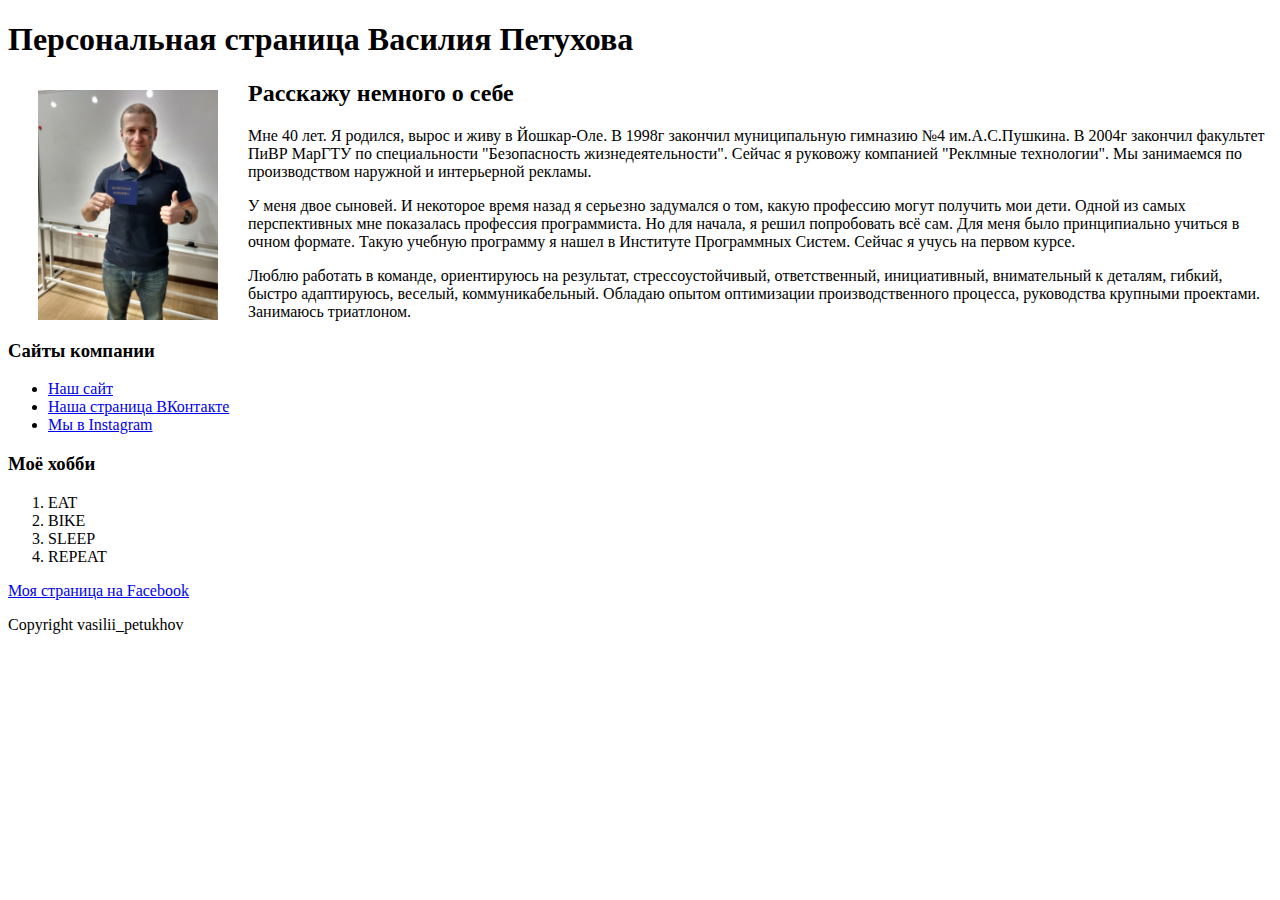
<file: lw4/index.html>
<!DOCTYPE html>
<html lang="ru">
  <head>
    <meta charset="utf-8">
    <title>Страница Василия Петухова</title>
  </head>
  <body>
    <header>
      <h1 align="left">Персональная страница Василия Петухова</h1>
    </header>
    <article>
      <img src="images/vasilii_petukhov.jpg" alt="Василий Петухов" align="left" width="180" height="230" vspace="10" hspace="30"/>
      <h2 align="left">Расскажу немного о себе</h2>
      <p align="left">
        Мне 40 лет. Я родился, вырос и живу в Йошкар-Оле. В 1998г закончил муниципальную гимназию №4 им.А.С.Пушкина.
        В 2004г закончил факультет ПиВР МарГТУ по специальности "Безопасность жизнедеятельности".
        Сейчас я руковожу компанией "Реклмные технологии". Мы занимаемся по производством наружной и интерьерной рекламы.
      </p>
      <p align="left">
        У меня двое сыновей. И некоторое время назад я серьезно задумался о том, какую профессию могут 
        получить мои дети. Одной из самых перспективных мне показалась профессия программиста. Но для начала, я решил попробовать 
        всё сам. Для меня было принципиально учиться в очном формате. Такую учебную программу я нашел в Институте Программных Систем.
        Сейчас я учусь на первом курсе.
      </p>
      <p align="left">
        Люблю работать в команде, ориентируюсь на результат, стрессоустойчивый, ответственный,
        инициативный, внимательный к деталям, гибкий, быстро адаптируюсь, веселый, коммуникабельный.
        Обладаю опытом оптимизации производственного процесса, руководства крупными проектами.
        Занимаюсь триатлоном.
      </p>
      <h3>Сайты компании</h3>
      <ul>
        <li>
          <a target="_blank" href="https://rektech12.ru">Наш сайт</a>
        </li>
        <li>
          <a target="_blank" href="https://vk.com/rektech12">Наша страница ВКонтакте</a>
        </li>
        <li>
          <a target="_blank" href="https://www.instagram.com/rektech12/">Мы в Instagram</a>
        </li>
      </ul>
      <h3>Моё хобби</h3>
      <ol>
        <li>EAT</li>
        <li>BIKE</li>
        <li>SLEEP</li>
        <li>REPEAT</li>
       </ol>
       <p>
         <a target="_blank" href="https://www.facebook.com/profile.php?id=100004555487431">Моя страница на Facebook</a>
       </p>  
    </article>
    <footer>
      Copyright vasilii_petukhov
    </footer>
  </body> 
</html>
</file>
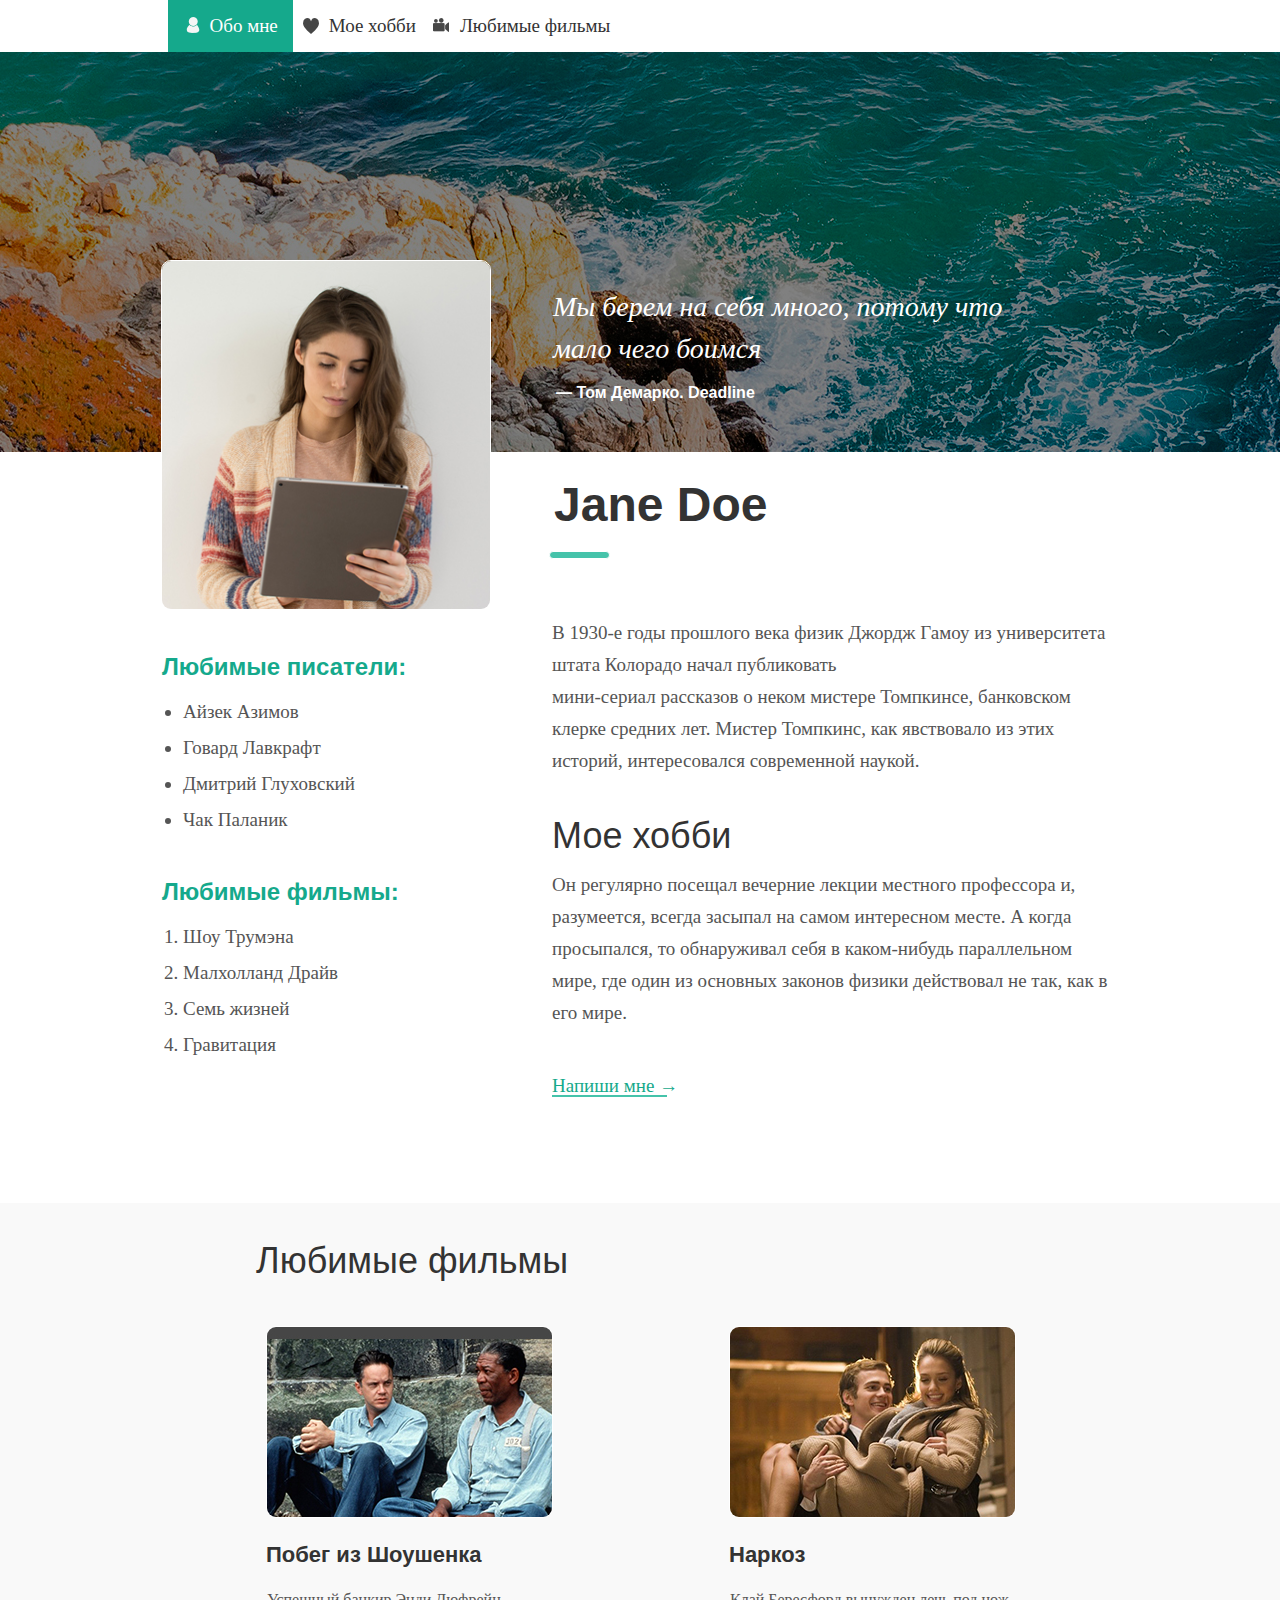
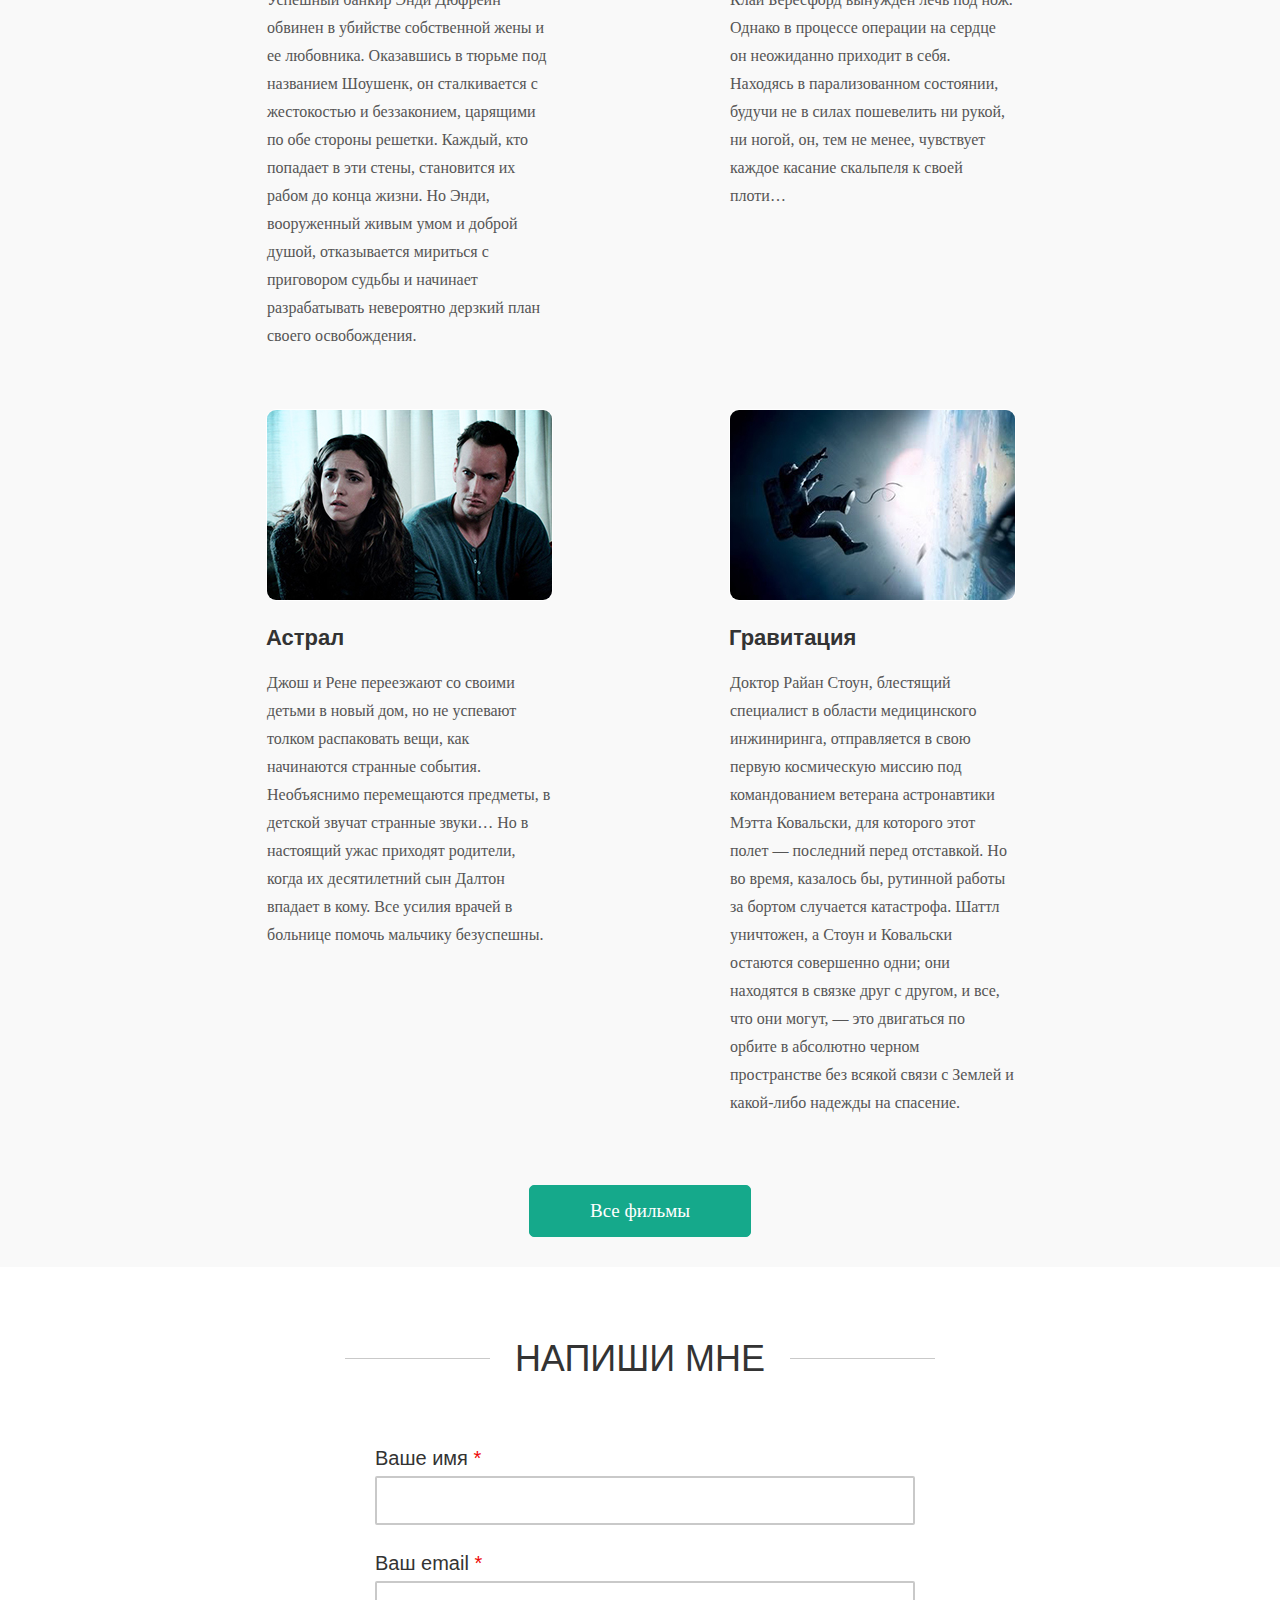
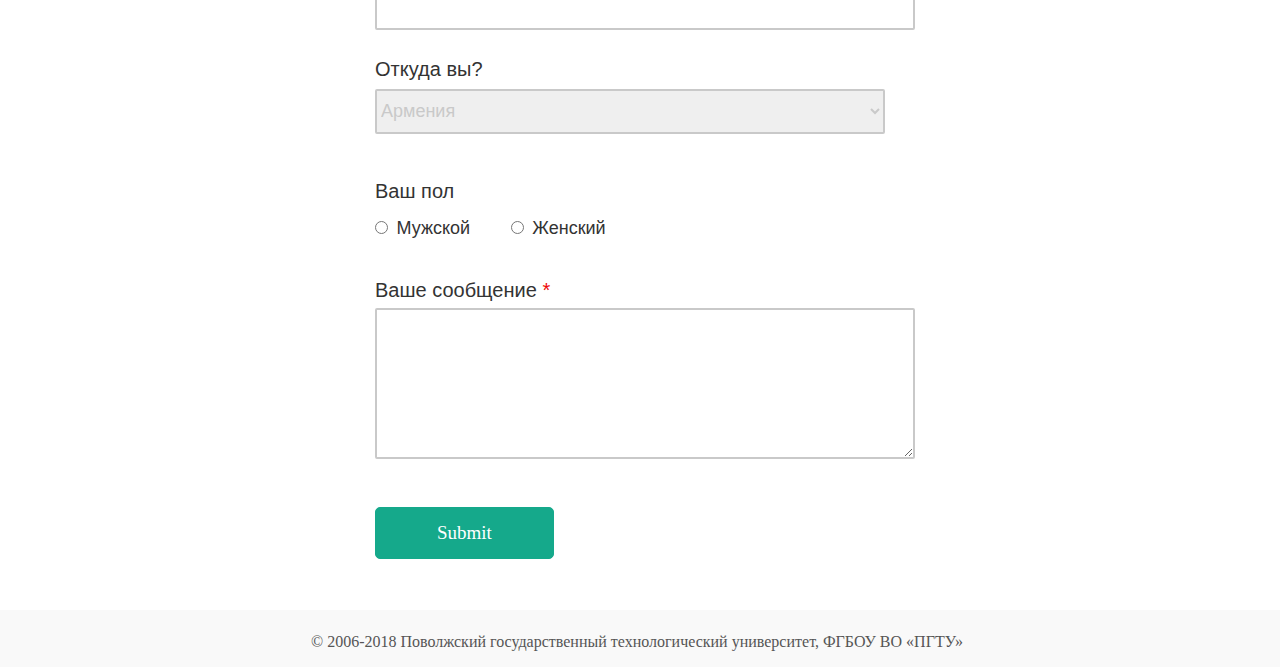
<file: lw6/index.html>
<!DOCTYPE html>
<html lang="ru">
  <head>
    <meta charset="utf-8">
    <meta name="viewport" content="width=device-width, initial-scale=1.0, user-scalable=0" />
    <title>Страница для начинающих</title>
    <link href="css/style.css" rel="stylesheet">
  </head>
  <body>
    <header class="content-center">
      <nav>
        <ul class="menu">
          <li>
            <a href="#" class="menu__item menu__item_about">
              <span class="menu__item_about-text">Обо мне</span>
            </a>
          </li>
          <li>
            <a href="#" class="menu__item menu__item_hobby">
              <span class="menu__item_hobby-text">Мое хобби</span>
            </a>
          </li>  
          <li>
            <a href="#" class="menu__item menu__item_movies">
              <span class="menu__item_movies-text">Любимые фильмы</span>
            </a> 
          </li>  
        </ul>
      </nav>
    </header>
    <div class="content-center">
      <div class="top-background"></div>  
      <div class="main-block">
        <div class="main-block-top">          
          <img class="main-block-top__image" src="images/photo_jane_doe.jpg" alt="Jane Joe"> 
          <div class="main-block-top__text">
            <div class="main-block-top__text_qoute">
              Мы берем на себя много, потому что мало чего боимся
              <span class="main-block-top__text_author">— Том Демарко. Deadline</span>
            </div>
            <h1 class="title main-block-top__title">
              Jane Doe 
            </h1>
          </div>
          <span class="clear"></span>
          <div class="main-block-description">
            <p class="main-block-description__text">
              В 1930-е годы прошлого века физик Джордж Гамоу из университета штата Колорадо начал
              публиковать <br/> мини-сериал рассказов о неком мистере Томпкинсе, банковском клерке средних лет.
              Мистер Томпкинс, как явствовало из этих историй, интересовался современной наукой. 
            </p>
            <h2 class="title main-block-description__title">
              Мое хобби
            </h2>
            <p class="main-block-description__text_hobby">
              Он регулярно посещал вечерние лекции местного профессора и, разумеется, всегда засыпал на самом интересном месте.
              А когда просыпался, то обнаруживал себя в каком-нибудь параллельном мире, где один из основных законов физики
              действовал не так, как в его мире. 
            </p>
            <a class="main-block-description__link" target="_blank" href="#">
              <span class="main-block-description__link-text">
                Напиши мне
              </span>  
            </a>
          </div>
        </div>
        <div class="main-block-sidebar">
          <div class="main-block-sidebar__favorit-writer">
            <h3 class="title main-block-sidebar__favorite-writer_title">
            Любимые писатели:
            </h3>      
            <ul class="main-block-sidebar__list">
              <li>
                Айзек Азимов
              </li>
              <li>
                Говард Лавкрафт
              </li>
              <li>
                Дмитрий Глуховский
              </li>
              <li>
                Чак Паланик
              </li>
            </ul>
          </div>  
          <div class="main-block-sidebar__favorite-movies">
            <h3 class="title main-block-sidebar__favorite-movies_title">
              Любимые фильмы:
            </h3>
            <ol class="main-block-sidebar__list">
              <li>
                Шоу Трумэна
              </li>
              <li>
                Малхолланд Драйв
              </li>
              <li>
                Семь жизней
              </li>
              <li>
                Гравитация
              </li>
            </ol>  
          </div>  
        </div>
        <span class="clear"></span>
      </div>
      <div class="movies-background">
        <div class="movies">
          <h2 class="title movies__title">
            Любимые фильмы
          </h2>
          <div class="movies__container">
            <div class="movies__item">
              <img class="movies__item-image" src="images/01_pobeg_is_shoushenka.jpg" alt="Побег из Шоушенка">  
              <h3 class="movies__item-title">
                Побег из Шоушенка
              </h3>
              <p class="movies__item-annotation">
                Успешный банкир Энди Дюфрейн обвинен в убийстве собственной жены и ее любовника.
                Оказавшись в тюрьме под названием Шоушенк, он сталкивается с жестокостью и беззаконием,
                царящими по обе стороны решетки. Каждый, кто попадает в эти стены, становится их рабом
                до конца жизни. Но Энди, вооруженный живым умом и доброй душой, отказывается мириться
                с приговором судьбы и начинает разрабатывать невероятно дерзкий план своего освобождения.
              </p>
            </div>
            <div class="movies__item">
              <img class="movies__item-image" src="images/02_narkoz.jpg" alt="Наркоз">  
              <h3 class="movies__item-title">
                Наркоз  
              </h3>
              <p class="movies__item-annotation">
                Клай Бересфорд вынужден лечь под нож. Однако в процессе операции на сердце он неожиданно
                приходит в себя. Находясь в парализованном состоянии, будучи не в силах пошевелить ни рукой,
                ни ногой, он, тем не менее, чувствует каждое касание скальпеля к своей плоти…
              </p>
            </div>
            <div class="movies__item">
              <img class="movies__item-image" src="images/03_astral.jpg" alt="Астрал">  
              <h3 class="movies__item-title">
                Астрал
              </h3>
              <p class="movies__item-annotation">
                Джош и Рене переезжают со своими детьми в новый дом, но не успевают толком распаковать вещи,
                как начинаются странные события. Необъяснимо перемещаются предметы, в детской звучат
                странные звуки… Но в настоящий ужас приходят родители, когда их десятилетний сын Далтон
                впадает в кому. Все усилия врачей в больнице помочь мальчику безуспешны.
              </p>
            </div>
            <div class="movies__item">
              <img class="movies__item-image" src="images/04_gravitziya.jpg" alt="Гравитация">  
              <h3 class="movies__item-title">
                Гравитация
              </h3>
              <p class="movies__item-annotation">
                Доктор Райан Стоун, блестящий специалист в области медицинского инжиниринга, отправляется в свою
                первую космическую миссию под командованием ветерана астронавтики Мэтта Ковальски, для которого
                этот полет — последний перед отставкой. Но во время, казалось бы, рутинной работы за бортом случается
                катастрофа. 
                Шаттл уничтожен, а Стоун и Ковальски остаются совершенно одни; они находятся в связке друг с другом,
                и все, что они могут, — это двигаться по орбите в абсолютно черном пространстве без всякой связи с Землей
                и какой-либо надежды на спасение. 
              </p>
            </div>
          </div> 
          <a class="button movies__button" href="">
            <span class="movies__button-text">Все фильмы</span>
          </a>
        </div>
      </div>

     <form class="form" action="#" name="feedback">
       <h2 class="form__title">НАПИШИ МНЕ</h2>
       <div class="form__container">
         <div class="form__item-title form__item-title_name">Ваше имя <span class="colortext">*</span><br>
          <input class="form__item" name="name" type="text">
         </div>
         <div class="form__item-title form__item-title_email">Ваш email <span class="colortext">*</span><br>
          <input class="form__item" name="email" type="text">
         </div>
    
         <div class="form__item-title form__item-title_from">Откуда вы?<br>
           <select class="form__item form__country">
             <option class="form__country-item" value="Armenia">Армения</option>
             <option class="form__country-item" value="Germany">Германия</option>
             <option class="form__country-item" value="Chine">Китай</option>
             <option class="form__country-item" value="Russia">Россия</option>
             <option class="form__country-item" value="Ukrain">Украина</option>
           </select>
         </div>
         <div class="form__item-title form__item-title_gender">Ваш пол<br>
           <input class="form__gender-item" name="gender" type="radio" id="genderMale" value="male" />
           <label class="form__gender-item-text" for="genderMale">Мужской</label>
    
           <input class="form__gender-item form__gender-item_female" name="gender" type="radio" id="genderFemale" value="female" />
           <label class="form__gender-item-text" for="genderFemale">Женский</label>
          </div>  
    
         <div class="form__item-title form__item-title_message">Ваше сообщение <span class="colortext">*</span><br>
          <textarea class="form__item form__message" name="message" cols="42" rows="5"></textarea>
         </div>      
         <div><input class="form__button" type="submit"></div>
       </div>
      </form>
    </div>


   <footer class="footer">
      <p class="footer__text">© 2006-2018 Поволжский государственный технологический университет, ФГБОУ ВО «ПГТУ»</p>
   </footer>
  </body>
</file>
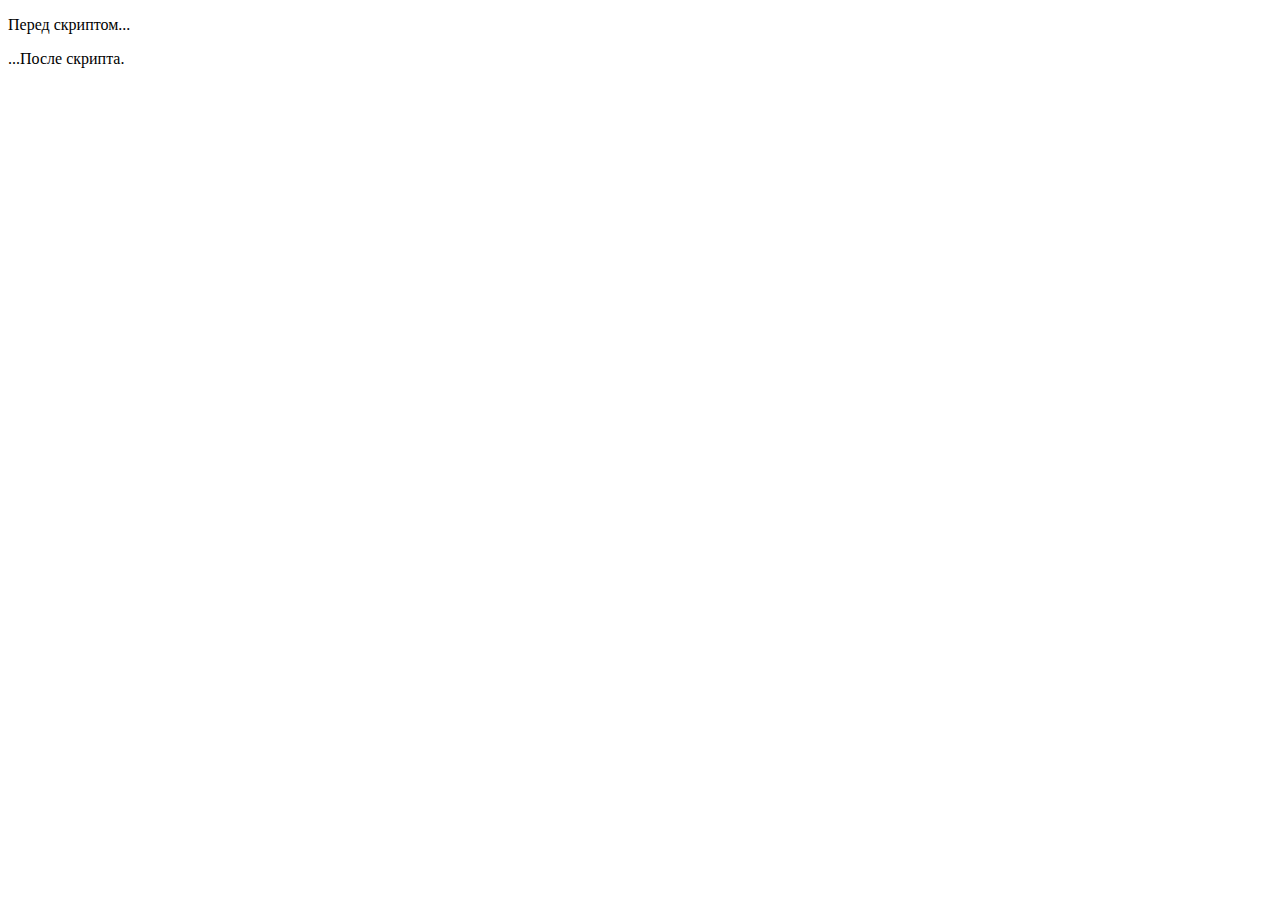
<file: lw8/index.html>
<!DOCTYPE HTML>
<html>

<body>

  <p>Перед скриптом...</p>

  <script src="js/isPrimeNumber.js" defer></script>
  <script src="js/polandCalc.js" defer></script>

    
  <p>...После скрипта.</p>

</body>

</html>
</file>
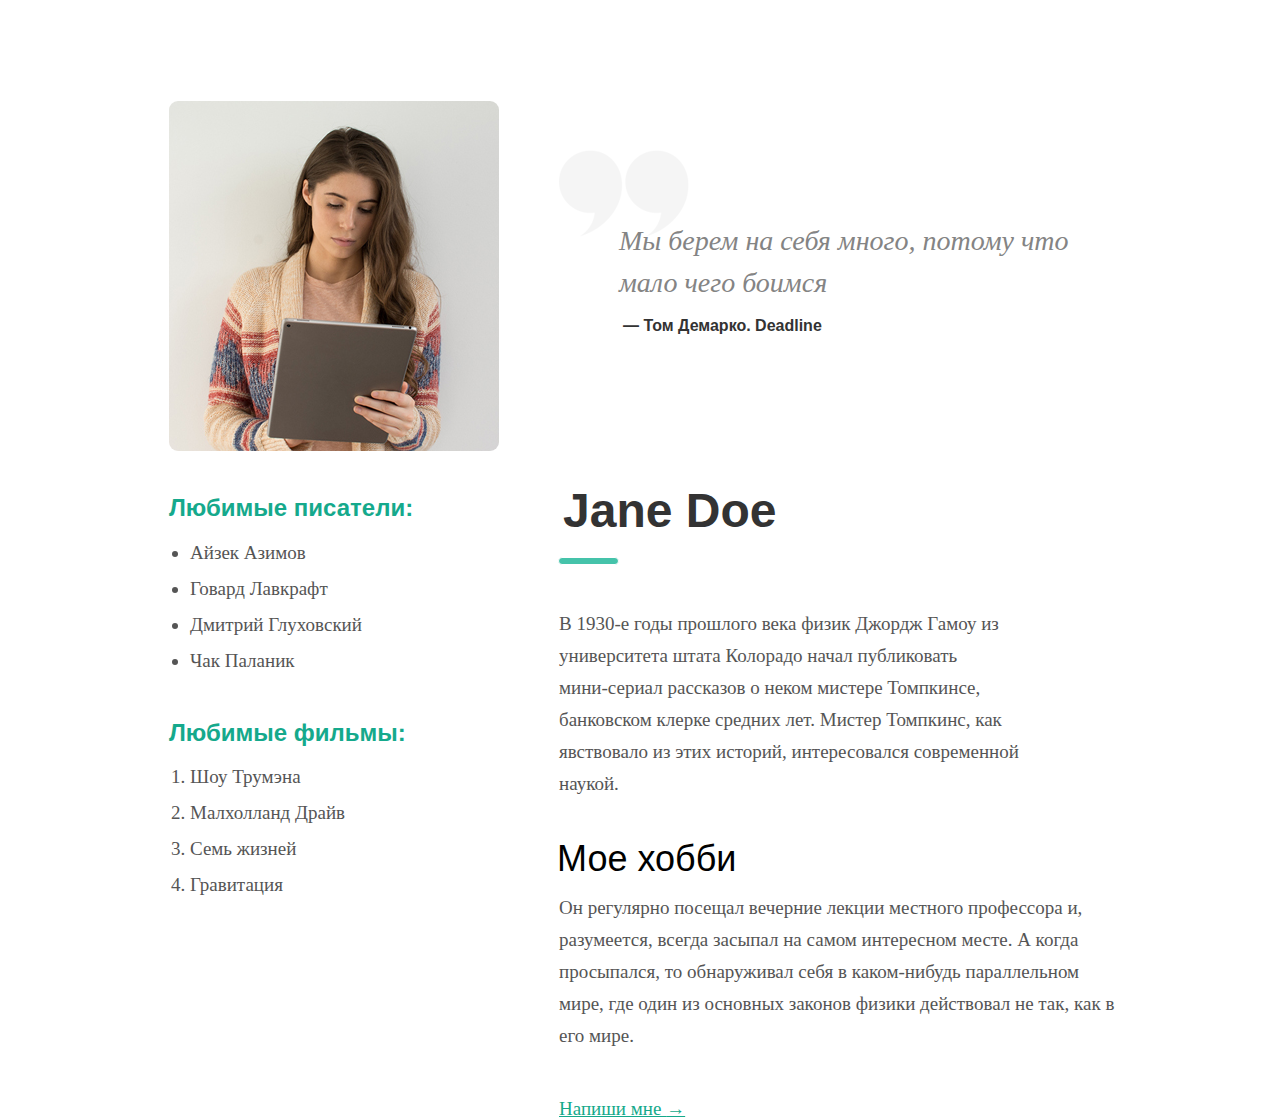
<file: lw5/part_1/index.html>
<!DOCTYPE html>
<html lang="ru">
  <head>
    <meta charset="utf-8">
    <title>Страница для начинающих</title>
    <link href="css/style.css" rel="stylesheet">
  </head>
  <body>
    <div class="photo">
      <img src="images/photo_jane_doe.jpg" alt="Jane Joe" />  
    </div>
    
    <div class="quote">
      <p class="quote__text">Мы берем на себя много, потому что мало чего боимся</p>
      <p class="quote__author">— Том Демарко. Deadline</p>
    </div>
    <div class="clear"></div>
     
    <div class="sidebar">
      <h3 class="sidebar__title_favorite-writer">
        Любимые писатели:
      </h3>      
      <ul class="sidebar__list">
        <li>
          Айзек Азимов
        </li>
        <li>
          Говард Лавкрафт
        </li>
        <li>
          Дмитрий Глуховский
        </li>
        <li>
          Чак Паланик
        </li>
      </ul>
      
      <h3 class="sidebar__title_favorite-movies">
        Любимые фильмы:
      </h3>
      <ol class="sidebar__list">
        <li>
          Шоу Трумэна
        </li>
        <li>
          Малхолланд Драйв
        </li>
        <li>
          Семь жизней
        </li>
        <li>
          Гравитация
        </li>
      </ol>
    </div>    
    
    <div class="main-content">
      <h1 class=main-content__title>
        Jane Doe 
      </h1>
      <p class="main-content__text">
        В 1930-е годы прошлого века физик Джордж Гамоу из университета штата Колорадо начал
        публиковать <br/> мини-сериал рассказов о неком мистере Томпкинсе, банковском клерке средних лет.
        Мистер Томпкинс, как явствовало из этих историй, интересовался современной наукой. 
      </p>
      <h2 class="main-content__title_regular">
        Мое хобби
      </h2>
      <p class="main-content__text_hobby">
        Он регулярно посещал вечерние лекции местного профессора и, разумеется, всегда засыпал на самом интересном месте.
        А когда просыпался, то обнаруживал себя в каком-нибудь параллельном мире, где один из основных законов физики
        действовал не так, как в его мире. 
      </p>
      <a class="text__link" target="_blank" href="#">
        Напиши мне
      </a>
    </div>
    <div class="clear"></div>

  </body> 
</html>
</file>
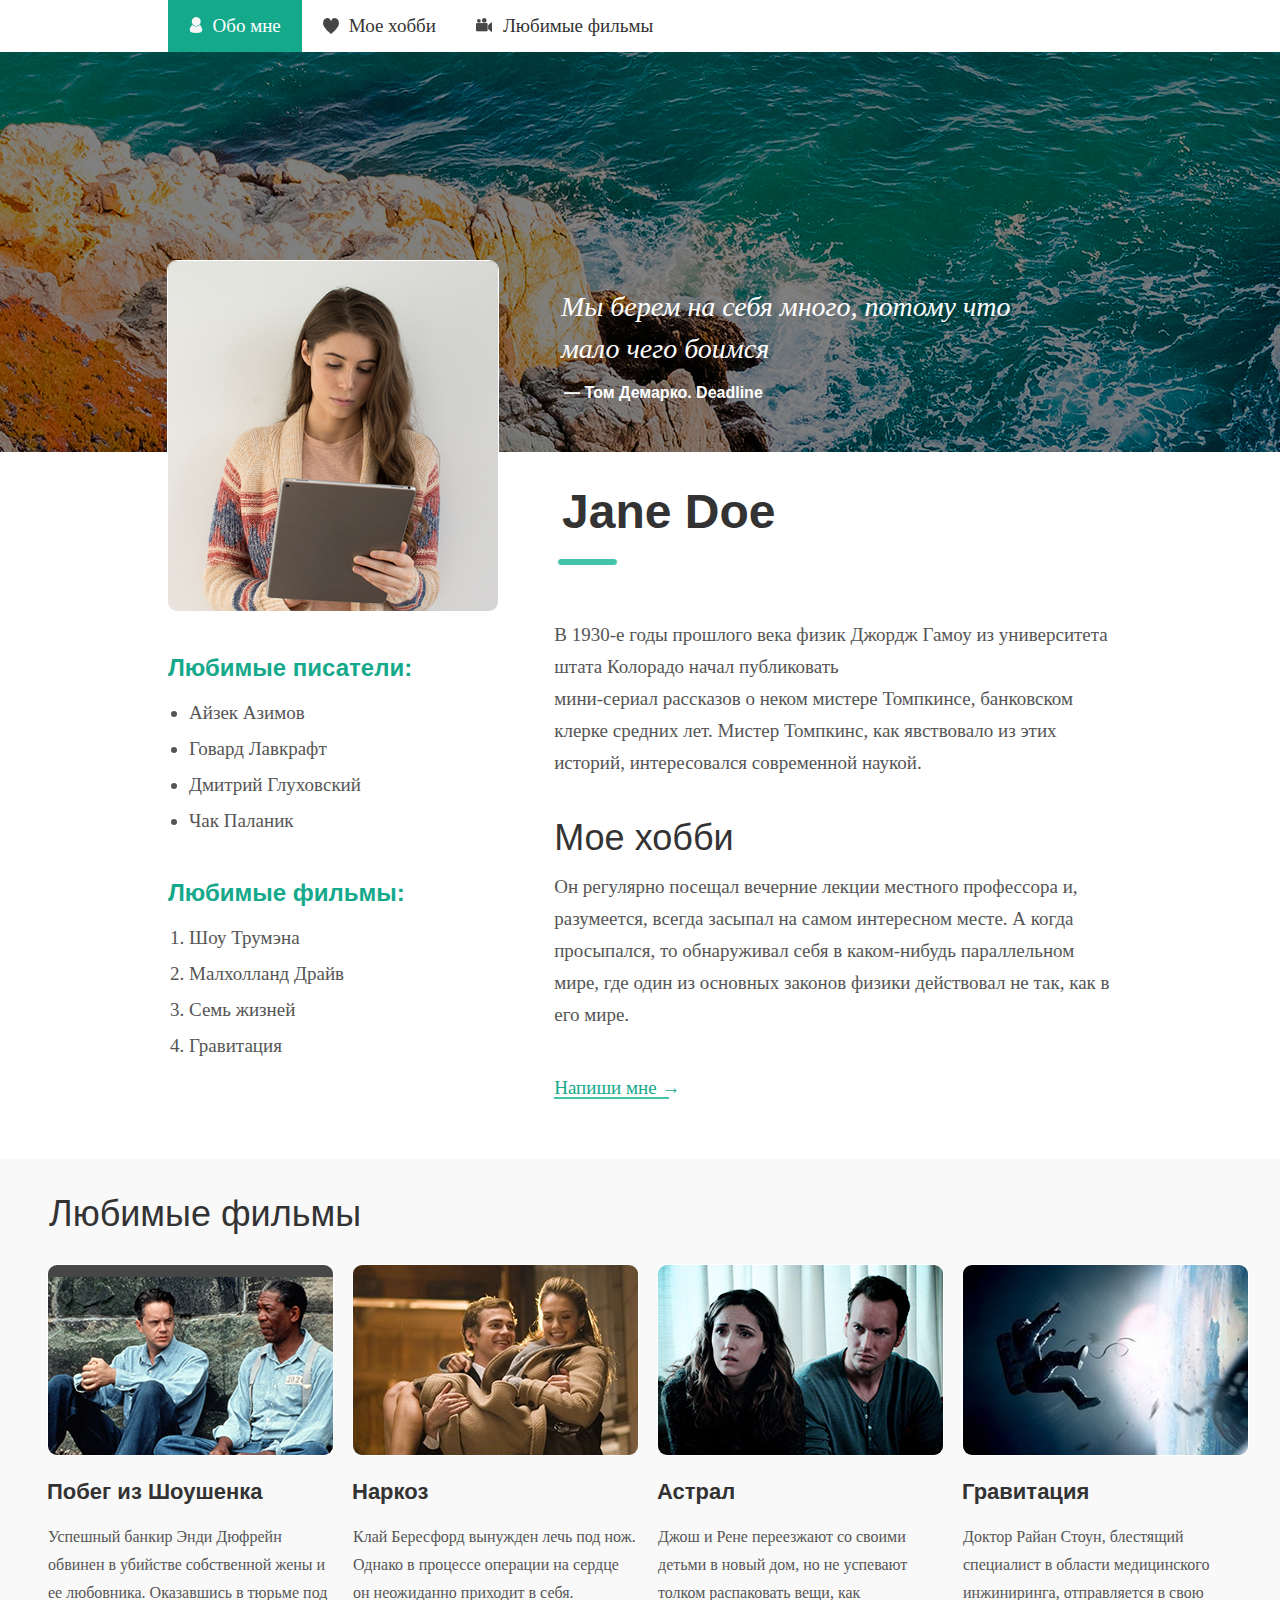
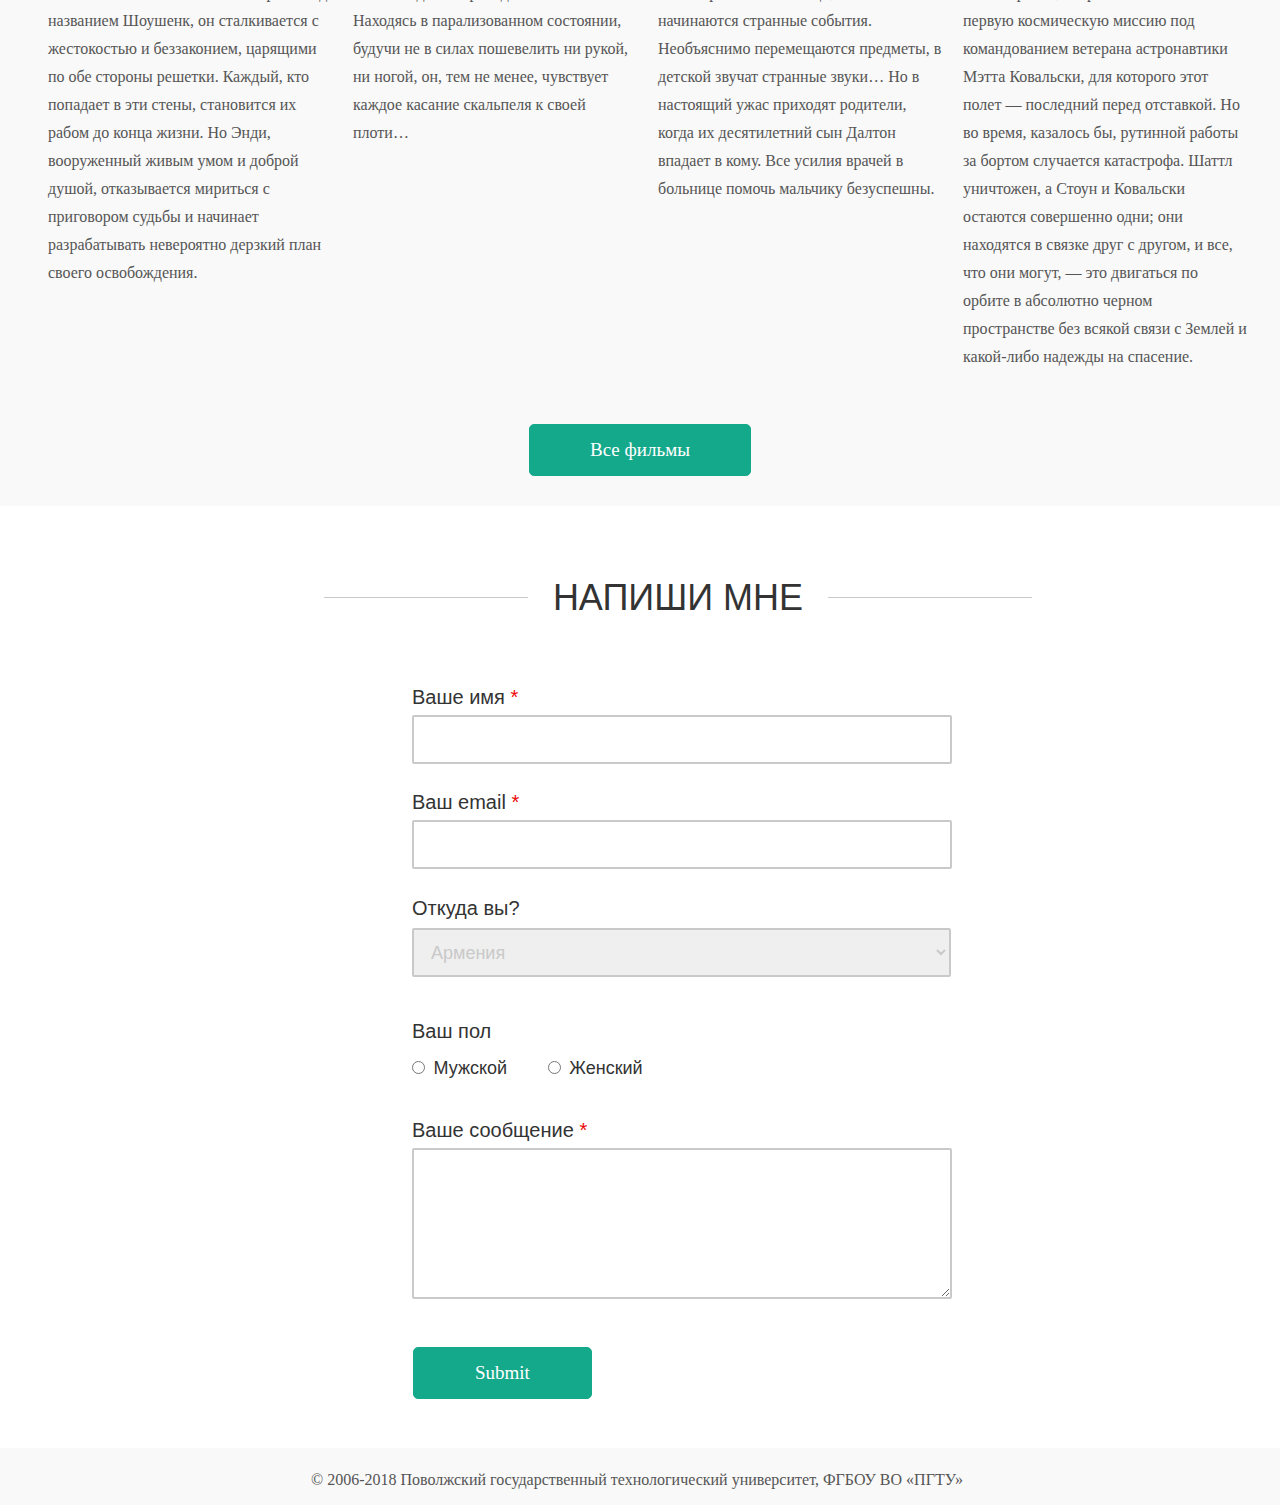
<file: lw5/part_2/index.html>
<!DOCTYPE html>
<html lang="ru">
  <head>
    <meta charset="utf-8">
    <title>Страница для начинающих</title>
    <link href="css/style.css" rel="stylesheet">
  </head>
  <body>
    <header class="content-center">
      <nav>
        <ul class="menu">
          <li>
            <a href="#" class="menu__item menu__item_about">
              <span class="menu__item_about-text">Обо мне</span>
            </a>
          </li>
          <li>
            <a href="#" class="menu__item menu__item_hobby">
              <span class="menu__item_hobby-text">Мое хобби</span>
            </a>
          </li>  
          <li>
            <a href="#" class="menu__item menu__item_movies">
              <span class="menu__item_movies-text">Любимые фильмы</span>
            </a> 
          </li>  
        </ul>
      </nav>
    </header>
    <div class="content-center">
      <div class="top-background"></div>  
      <div class="main-block">
        <div class="main-block-top">          
          <img class="main-block-top__image" src="images/photo_jane_doe.jpg" alt="Jane Joe"> 
          <div class="main-block-top__text">
            <p class="main-block-top__text_qoute">
              Мы берем на себя много, потому что мало чего боимся
            </p>
            <span class="main-block-top__text_author">— Том Демарко. Deadline</span>
            <h1 class="title main-block-top__title">
              Jane Doe 
            </h1>
          </div>
          <span class="clear"></span>
        </div>
        <div class="main-block-sidebar">
          <h3 class="title main-block-sidebar__title_favorite-writer">
            Любимые писатели:
          </h3>      
            <ul class="main-block-sidebar__list">
              <li>
                Айзек Азимов
              </li>
              <li>
                Говард Лавкрафт
              </li>
              <li>
                Дмитрий Глуховский
              </li>
              <li>
                Чак Паланик
              </li>
            </ul>
          <h3 class="title main-block-sidebar__title_favorite-movies">
            Любимые фильмы:
          </h3>
            <ol class="main-block-sidebar__list">
              <li>
                Шоу Трумэна
              </li>
              <li>
                Малхолланд Драйв
              </li>
              <li>
                Семь жизней
              </li>
              <li>
                Гравитация
              </li>
            </ol>  
        </div>
        <div class="main-block-description">
          <p class="main-block-description__text">
            В 1930-е годы прошлого века физик Джордж Гамоу из университета штата Колорадо начал
            публиковать <br/> мини-сериал рассказов о неком мистере Томпкинсе, банковском клерке средних лет.
            Мистер Томпкинс, как явствовало из этих историй, интересовался современной наукой. 
          </p>
          <h2 class="title main-block-description__title">
            Мое хобби
          </h2>
          <p class="main-block-description__text_hobby">
            Он регулярно посещал вечерние лекции местного профессора и, разумеется, всегда засыпал на самом интересном месте.
            А когда просыпался, то обнаруживал себя в каком-нибудь параллельном мире, где один из основных законов физики
            действовал не так, как в его мире. 
          </p>
          <a class="main-block-description__link" target="_blank" href="#">
            <span class="main-block-description__link-text">
              Напиши мне
            </span>  
          </a>

        </div>
        <span class="clear"></span>

      </div>

      <div class="movies-background">
        <div class="movies">
          <h2 class="title movies__title">
            Любимые фильмы
          </h2>
          <div class="movies__container">
            <div class="movies__item">
              <img class="movies__item-image" src="images/01_pobeg_is_shoushenka.jpg" alt="Побег из Шоушенка">  
              <h3 class="movies__item-title">
                Побег из Шоушенка
              </h3>
              <p class="movies__item-annotation">
                Успешный банкир Энди Дюфрейн обвинен в убийстве собственной жены и ее любовника.
                Оказавшись в тюрьме под названием Шоушенк, он сталкивается с жестокостью и беззаконием,
                царящими по обе стороны решетки. Каждый, кто попадает в эти стены, становится их рабом
                до конца жизни. Но Энди, вооруженный живым умом и доброй душой, отказывается мириться
                с приговором судьбы и начинает разрабатывать невероятно дерзкий план своего освобождения.
              </p>
            </div>
            <div class="movies__item">
              <img class="movies__item-image" src="images/02_narkoz.jpg" alt="Наркоз">  
              <h3 class="movies__item-title">
                Наркоз  
              </h3>
              <p class="movies__item-annotation">
                Клай Бересфорд вынужден лечь под нож. Однако в процессе операции на сердце он неожиданно
                приходит в себя. Находясь в парализованном состоянии, будучи не в силах пошевелить ни рукой,
                ни ногой, он, тем не менее, чувствует каждое касание скальпеля к своей плоти…
              </p>
            </div>
            <div class="movies__item">
              <img class="movies__item-image" src="images/03_astral.jpg" alt="Астрал">  
              <h3 class="movies__item-title">
                Астрал
              </h3>
              <p class="movies__item-annotation">
                Джош и Рене переезжают со своими детьми в новый дом, но не успевают толком распаковать вещи,
                как начинаются странные события. Необъяснимо перемещаются предметы, в детской звучат
                странные звуки… Но в настоящий ужас приходят родители, когда их десятилетний сын Далтон
                впадает в кому. Все усилия врачей в больнице помочь мальчику безуспешны.
              </p>
            </div>
            <div class="movies__item">
              <img class="movies__item-image" src="images/04_gravitziya.jpg" alt="Гравитация">  
              <h3 class="movies__item-title">
                Гравитация
              </h3>
              <p class="movies__item-annotation">
                Доктор Райан Стоун, блестящий специалист в области медицинского инжиниринга, отправляется в свою
                первую космическую миссию под командованием ветерана астронавтики Мэтта Ковальски, для которого
                этот полет — последний перед отставкой. Но во время, казалось бы, рутинной работы за бортом случается
                катастрофа. 
                Шаттл уничтожен, а Стоун и Ковальски остаются совершенно одни; они находятся в связке друг с другом,
                и все, что они могут, — это двигаться по орбите в абсолютно черном пространстве без всякой связи с Землей
                и какой-либо надежды на спасение. 
              </p>
            </div>
          </div> 
          <a class="button movies__button" href="">
            <span class="movies__button-text">Все фильмы</span>
          </a>
        </div>
      </div>

    <form class="form" action="#" name="feedback">
      <h2 class="form__title">НАПИШИ МНЕ</h2>
      <div class="form__item-title form__item-title_name">Ваше имя <span class="colortext">*</span><br>
        <input class="form__item" name="name" type="text">
      </div>
      <div class="form__item-title form__item-title_email">Ваш email <span class="colortext">*</span><br>
        <input class="form__item" name="email" type="text">
      </div>
  
      <div class="form__item-title form__item-title_from">Откуда вы?<br>
        <select class="form__item form__country">
          <option class="form__country-item" value="Armenia">Армения</option>
          <option class="form__country-item" value="Germany">Германия</option>
          <option class="form__country-item" value="Chine">Китай</option>
          <option class="form__country-item" value="Russia">Россия</option>
          <option class="form__country-item" value="Ukrain">Украина</option>
        </select>
        <div class="form__item-title form__item-title_gender">Ваш пол<br>
          <input class="form__gender-item" name="gender" type="radio" id="genderMale" value="male" />
          <label class="form__gender-item-text" for="genderMale">Мужской</label>
  
          <input class="form__gender-item form__gender-item_female" name="gender" type="radio" id="genderFemale" value="female" />
          <label class="form__gender-item-text" for="genderFemale">Женский</label>
  
        </div>
      </div>  
  
      <div class="form__item-title form__item-title_message">Ваше сообщение <span class="colortext">*</span><br>
        <textarea class="form__item form__message" name="message" cols="42" rows="5"></textarea>
      </div>      
      <div><input class="form__button" type="submit"></div>
    </form>


   <footer class="footer">
      <p class="footer__text">© 2006-2018 Поволжский государственный технологический университет, ФГБОУ ВО «ПГТУ»</p>
   </footer>
  </body>
</file>
<file: lw6/css/style.css>
* 
{
    margin: 0;
    padding: 0;
}

@import url('../fonts/Open_Sans/css2?family=Open+Sans');

.content-center
{    
    width: 100%;
    margin: 0 auto;
    box-sizing: border-box;
    /*padding: 0 2px;*/
}

.menu
{
    width: 100%;    
    margin: 0 auto 0; 
    list-style: none;
    display: flex;
    flex-direction: column;
    text-align: center;
}

.menu__item
{
    display: block;
    text-align: center;
    text-decoration: none;
    color: #333333;
    font: 19px Georgia, serif;
}

.menu__item_about
{
    color: #ffffff;
    text-align: center;
    padding: 15px 21px 15px 17px;
    background-color: #15a98c;
}

.menu__item_about-text
{
    margin: 0 0 0 12px;
}

.menu__item_hobby
{
    padding: 15px 18px 15px 19px;
    background-color: #27b89b;
}

.menu__item_hobby-text
{
    margin: 0 0 0 12px;
}

.menu__item_movies
{
    padding: 15px 20px 15px 21px;
    background-color: #40cfb3;
}

.menu__item_movies-text
{
    margin: 0 0 0 12px;
}

.menu__item_about-text::before
{
    position: relative;
    top: 1px;
    left: -9px;
    content: url(../images/about_me_icon.png);
}

.menu__item_hobby-text::before
{
    position: relative;
    top: 2px;
    left: -10px;
    content: url(../images/hobby_icon.png);
}

.menu__item_movies-text::before
{
    position: relative;
    top: 1px;
    left: -11px;
    content: url(../images/video_icon.png);
}

.link
{
    background: #ee0707;
    margin: 0 0 0 100px;
    padding: 20px;
    display: inline-block;
    text-decoration: none;    
}

.top-background
{
    width: 100%;
    padding: 200px 0;
    background-color: #848484;
    background-image: url(../images/top_background.jpg);
}

.main-block
{
    max-width: 479px;
    margin: -375px auto 0 auto;
}

.main-block-top
{
    /*margin: 0 auto;*/
    margin: 0 10px;
}

.main-block-top__image
{
    display: block;
    box-sizing: border-box;
    max-width: 330px;
    width: 100%;
    /*max-height: 350px;*/
    margin: 0 auto;
    border: 1px solid white;
    border-radius: 10px;
    float: none;
}

.main-block-top__text
{
    display: flex;
    flex-direction: column-reverse;
    margin: 25px 0 0 0;
    /*margin: 25px auto 0 auto;*/
    max-width: 480px;
    color: #333;
    float: none;
}

.main-block-top__text_qoute
{
    max-width: 329px;
    /* margin: 0 auto; */
    font: 28px/42px Georgia, serif;
    font-style: italic;
}

.main-block-top__text_author
{
    display: block;
    margin: 12px 0 0 0px;
    font: 600 16px/22px 'Open Sans', sans-serif; 
}

.title
{
    font-family: 'Open Sans', sans-serif;
    color: #333333;
}

.main-block-top__title
{
/*    text-align: center;*/
    margin: 25px 0 0 0;
    /*margin: 10px auto;*/
    color: #333333;
    font: 700 48px 'Open Sans', sans-serif;
}

.main-block-top__title::after
{
    content: '';
    display: block;
    width: 100px;
    height: 6px;
    border: 1px solid white;
    border-radius: 5px;
    background-color: #45c3aa;
    margin: 10px 0 0 0;
    /*margin: 19px auto;*/
}

.main-block-sidebar
{
    display: flex;
    flex-direction: column;

    max-width: 249px;
    /*width: 98%;*/
    margin: 0 10px;
}

.main-block-sidebar__favorite-writer_title
{
    margin: 20px auto 0 auto;
    color: #15a98c;
    font: 600 24px 'Open Sans', sans-serif;
}

.main-block-sidebar__favorite-movies_title
{
    margin: 20px auto 0 auto;
    color: #15a98c;
    font: 600 24px 'Open Sans', sans-serif;
}

.main-block-sidebar__list
{
    margin: 13px 0 0 0;
    padding: 0 0 0 22px;;
    color: #555555;
    font: 19px/36px Georgia, serif;
}

.main-block-description
{
    max-width: 460px;
    float: none;
    margin: 0 auto;
}

.main-block-description__text
{    
    width: 98%;
    color: #555555;
    font: 19px/32px Georgia, serif;
    margin: 7px auto;
}

.main-block-description__title
{
    /*text-align: center;*/
    margin: 4px 0 0 0;
    font: 400 36px 'Open Sans', sans-serif;
}

.main-block-description__text_hobby
{
    width: 98%;
    color: #555555;
    font: 19px/32px Georgia, serif;    
}

.main-block-description__link
{
    max-width: 140px;
    display: block;
    margin: 10px auto;
    text-decoration: none;
    color: #15a98b;
    font: 19px Georgia, serif;
}

.main-block-description__link::after
{
    content: '';
    display: block;
    width: 115px;
    height: 2px;
    background-color: #45c3aa;
    margin: -2px 0 0 0;
}

.main-block-description__link-text::after
{
    content: '\2192';
}

.movies-background
{
    margin: 0 auto;
    width: 100%;
    padding: 1px 0 30px 0;
    background-color: #f9f9f9;
}

.movies
{
    width: 100%;
    margin: 10px auto;
}

.movies__title
{
    text-align: center;
    margin: 0 auto;
    font-weight: 400; 
    font-size: 36px;
}

.movies__container
{
    display: flex;
    justify-content: space-between;
    flex-direction: column;
    width: 100%;
    margin: 0 auto;
}

.movies__item
{
    /*width: 100%; 
    margin: 15px 10px 15px 10px;*/
    padding: 15px 10px;
}

.movies__item-image
{
    display: block;
    margin: 0 auto;
    max-width: 285px;
    max-height: 190px;
    border: 1px solid white;
    border-radius: 10px;    
}

.movies__item-title
{
    text-align: center;
    margin: 19px auto;
    color: #333333;
    font: 700 22px 'Open Sans', sans-serif;
}

.movies__item-annotation
{    
    color: #555555;
    font: 19px/32px Georgia, serif;
    margin: 18px 0 0 1px;
}

.movies__button
{
    display: block;
    margin: 20px  auto 0 auto;
    max-width: 110px;
    padding: 14px 55px;
    background-color: #15a98b;
    border: 1px solid #15a98b;
    border-radius: 5px;
    text-align: center;
    text-decoration: none;
}

.movies__button-text
{
    color: white;
    font: 19px Georgia;
}

.form
{
    margin: 10px auto;
}

.form__title
{
    text-align: center;
    vertical-align: middle;    
    color: #333333;    
    font: 300 36px 'Open Sans', sans-serif;
}



.form__container
{
    max-width: 100%;
    display: flex;
    flex-direction: column;    
    padding: 0 10px 0 10px;
}

.form__item-title
{
    width: 100%;
    color: #333333;
    font: 400 20px 'Open Sans', sans-serif;
    margin: 10px auto;
}

.form__item
{    
    width: 99%;
    height: 45px;
    border: 2px solid #c9c9c9;
    border-radius: 2px;
    outline: none; 
    margin: 6px auto;    
    color: #c9c9c9;
    font: 300 16px 'Open Sans', sans-serif;       
}

.form__country
{
    width: 100%;
    height: 49px;
    margin: 8px auto;
    font-size: 18px;
}

.form__item:focus
{
    border-color: #15a98b;
}

.form__gender-item
{
    margin: 18px 0 0 0;
}

.form__gender-item_female
{
    margin: 0 0 0 35px;
}

.form__gender-item-text
{
    font-size: 18px;
    margin: 0 0 0 3px;
}

.form__item-title_message
{
    margin: 0 auto;
}

.form__message
{
    width: 93%;
    height: 240px;
    padding: 13px 13px;
}

.colortext
{
    color: #ee0707;
}

.form__button
{    
    margin: 43px auto;
    padding: 14px 61px;
    background-color: #15a98b;
    border: 1px solid #15a98b;
    border-radius: 5px;
    color: #ffffff;
    font: 19px Georgia;
}

.footer
{    
    margin: 0 auto;
    padding: 23px 0 16px 0;
    background-color: #f9f9f9;
    text-align: center;
}

.footer__text
{
    margin: 0 6px 0 0;
    color: #555555;
    font: 16px Georgia;
}

@media screen and (min-width: 480px)
{

    .menu
    {
        max-width: 945px;
        flex-direction: row;
        justify-content: center;
        text-align: right;
    }

     .menu__item_about
    {
       padding: 15px 15px 15px 14px;    
    }

    .menu__item_hobby
    {
        padding: 15px 8px 15px 8px;
        background-color: white;
    }

    .menu__item_movies
    {
       padding: 15px 8px 15px 8px;
       background-color: white;
    }
   
    .main-block
    {
        max-width: 768px;
        margin: -375px auto 0 auto;
    }    

    .main-block-top__text
    {
        margin: 26px auto;
        max-width: 505px;     
    }

    .main-block-top__text_qoute
    {
        max-width: 505px;
        /*margin: 0 8px;    */
    }

    .main-block-top__text_author
    {
        margin: 12px 0 0 0;      
    }    

    .main-block-top__title
    {
        margin: 20px 0 0 1px;
        color: #333333;
        font: 700 48px 'Open Sans', sans-serif;
    }

    .main-block-top__title::after
    {
        margin: 10px 0 0 0;
    }

    .main-block-sidebar
    {
        flex-direction: row;
        justify-content: space-evenly;
        max-width: 760px;
        margin: 0 15px;
    }

    .main-block-sidebar__favorite-writer_title
    {        
        color: #15a98c;
        font: 600 24px 'Open Sans', sans-serif;
    }

    .main-block-sidebar__favorite-movies_title
    {        
        color: #15a98c;
        font: 600 24px 'Open Sans', sans-serif;
    }

    .main-block-sidebar__list
    {
        margin: 0 auto;      
    }

    .main-block-description
    {
        max-width: 767px;     
    }

    .main-block-description__text
    {       
        margin: 10px auto 0;
    }

    .main-block-description__title
    {
        margin: 24px 0 0 6px;        
    }

    .main-block-description__text_hobby
    {       
        margin: 10px auto 0;
    }   

    .movies__container
    {
        flex-direction: row;
        flex-wrap: wrap;
        justify-content: space-evenly;   
        max-width: 768px;   
    }

    .form
    {
        max-width: 550px; 
    }

    .form__title::before
{
    position: relative;
    content: '';
    display: inline-block;
    width: 110px;
    height: 1px;
    background-color: #c9c9c9;
    vertical-align: middle;
    text-align: left;
    left: -25px;
    top: -3px;
}

.form__title::after
{
    position: relative;
    content: '';
    display: inline-block;
    width: 110px;
    height: 1px;
    background-color: #c9c9c9;
    vertical-align: middle;
    text-align: right;
    right: -25px;
    top: -3px;
}

@media screen and (min-width: 768px)
{  
    .form__title::before
    {
        width: 145px;
    }
    
    .form__title::after
    {
        width: 145px;
    }
}

@media screen and (min-width: 1024px)
{
    .menu
    {
        justify-content: flex-start;
    }

    .main-block
    {
        max-width: 1000px;
        margin: -192px auto 0 auto;
    }

    .main-block-top
    {
        margin: 0 0 0 21px;
    }

    .main-block-top__image
    {
        float: left;
    }

    .main-block-top__text
    {
        flex-direction: column;       
        margin: 26px 0 0 62px;
        max-width: 505px;
        color: #fff;
        float: left;
    }

    .main-block-top__text_author
    {    
        margin: 12px 0 0 3px;    
    }   

    .main-block-top__title
    {
        text-align: left;
        margin: 73px 0 0 1px;    
    }

    .main-block-top__title::after
    {
        width: 59px;
        margin: 19px 0 0 -5px;
    }

    .clear
    {
        display: block;
        clear: left;
    }

    .main-block-sidebar
    {
        display: block;
        float: left;
        max-width: 250px;
        margin: 1px 15px 0 21px;
    }

    .main-block-sidebar__favorite-writer_title
    {
        margin: 42px 0 0 1px;    
    }

    .main-block-sidebar__favorite-movies_title
    {
        margin: 40px 0 0 1px;    
    }

   .main-block-sidebar__list
    {
        margin: 13px 0 0 0;    
        font: 19px/36px Georgia, serif;
    }

    .main-block-description
    {
        max-width: 570px;
        float: right;
        margin: 0 18px 0 0;
    }

    .main-block-description__text
    {
        font: 19px/32px Georgia, serif;
        margin: 7px 0 0 0;
    }

    .main-block-description__title
    {
        text-align: left;
        margin: 38px 0 0 0;
        font: 400 36px 'Open Sans', sans-serif;
    }

    .main-block-description__text_hobby
    {
        color: #555555;
        font: 19px/32px Georgia, serif;
        margin: 12px 14px 46px 0;
    }

    .main-block-description__link
    {
        margin: 0 auto;
        font: 19px Georgia, serif;
        text-align: left;
        display: inline-block;

    }
   
    .movies-background
    {
        margin: 140px 0 0 0;
    }

    .movies
    {
        width: 768px;
        margin: 0 auto;
    }

    .movies__title
    {
        text-align: left;
        margin: 36px 0 0 0px;
        font-weight: 400; 
        font-size: 36px;
    }

    .movies__container
    {
        justify-content: space-between;
        flex-direction: row;
        flex-wrap: wrap;
        max-width: 768px;        
    }

    .movies__item
    {
        max-width: 285px; 
        margin: 29px 0 0 0;
    }

    .movies__item-title
    {
        margin: 24px auto 0 auto;
        text-align: left;
        font: 700 22px 'Open Sans', sans-serif;
    }

    .movies__item-annotation
    {
        font: 16px/28px Georgia, serif;
        margin: 18px 0 0 1px;
    }

    .movies__button
    {
        margin: 53px  auto 0 auto;
    }

    .movies__button-text
    {
        font: 19px Georgia;
    }

   .form
    {    
        margin: 71px auto 0;     
    }    

    .form__item-title
    {
        color: #333333;
        font: 400 20px 'Open Sans', sans-serif;    
    }

    .form__item-title_name
    {
        margin: 67px 0 0 0;  
    }

    .form__item-title_email
    {    
        margin: 27px 0 0 0px;  
    }

    .form__item-title_from
    {    
        margin: 28px 0 0 0px;  
    }

    .form__item-title_gender
    {    
        margin: 46px 0 0 0;  
    }

    .form__item
    {    
        max-width: 510px;
        height: 45px;        
        margin: 6px 0 0 0;
        padding: 0 13px;           
    }

    .form__country
    {
        max-width: 510px;
        padding: 0 0 0 0;
       /* width: 100%;*/
        margin: 8px 0 0 0;  
    }

    .form__gender-item
    {
        margin: 18px 0 0 0;
    }

    .form__gender-item_female
    {
        margin: 0 0 0 35px;
    }

    .form__gender-item-text
    {
        /*font-size: 18px;*/
        margin: 0 0 0 3px;
    }

    .form__item-title_message
    {
        margin: 40px 0 0 0px;
    }

    .form__message
    {
        width: 510px;
        height: 121px;
        padding: 13px 13px;
    }

    .colortext
    {
        color: #ee0707;
    }

    .form__button
    {        
        margin: 43px 319px 0px 0px;    
    }

    .footer
    {    
        margin: 51px auto 0;    
    }
}

@media screen and (min-width: 1366px)
{
    .main-block-top__text_qoute
    {
       margin: 0 0 8px;
    }
    
    .movies-background
    {
        margin: 120px 0 0 0;
    }
   
    .movies
    {
        width: 1260px;
    }

    .movies__title
    {
        margin: 35px 0 0 30px;
        font-weight: 400; 
        font-size: 36px;    
    }

    .movies__container
    {
        max-width: 1200px;
    }

    .movies__item
    {
        padding: 0;
    }
    
}
</file>
<file: lw5/part_1/css/style.css>
* 
{
    margin: 0;
    padding: 0;
}

@import url('https://fonts.googleapis.com/css2?family=Open+Sans');
html
{
    font-family: 'Open Sans', sans-serif;
}

body
{
    max-width: 1000px;
    margin: 0 auto;
}

.photo
{
    height: 350px;
    width: 330px;
    margin: 100px 0px 0px 28px;
    border: 1px solid white;
    border-radius: 10px;
    overflow: hidden;
    float: left;
}

.quote
{
    width: 563px;
    margin: 150px 0px 0px 59px;
    float: left;
    background-image: url(../images/quote.png);
    background-repeat:  no-repeat;
}

.quote__text
{
   margin: 70px 0px 0px 60px;
   color: #848484;
   line-height: 42px;
   font-size: 28px;
   font-family:  Georgia, serif;
   font-style: italic;
}

.quote__author
{
    margin: 11px 0px 0px 64px;
    color: #333333;
    font: 600 16px/22px 'Open Sans', sans-serif; 
}

.clear
{
    clear: left;
}

.sidebar
{
    
    float: left;
    width: 300px;
}


.sidebar__title_favorite-writer
{
    margin: 42px 0px 0px 29px;
    color: #15a98c;
    font-size: 24px;
    font-family: 'Open Sans', sans-serif; 
    font-weight: 600; 
}

.sidebar__title_favorite-movies
{
    margin: 40px 0px -1px 29px;
    color: #15a98c;
    font-size: 24px;
    font-family: 'Open Sans', sans-serif; 
    font-weight: 600;     
}

.sidebar__list
{
    margin: 13px 0px 0px 0px;
    padding: 0px 0px 0px 50px;;
    color: #555555;
    line-height: 36px;
    font-size: 19px;
    font-family: Georgia, serif;
}

.main-content
{
    width: 700px;
    float: left;
}

.main-content__title
{
    margin: 31px 0px 0px 123px;
    
    color: #333333;
    font-size: 48px;
    font-family: 'Open Sans', sans-serif; 
}

.main-content__title::after
{
    content: '';
    display: block;
    width: 59px;
    height: 6px;
    border: 1px solid white;
    border-radius: 5px;
    background-color: #45c3aa;
    margin: 19px 0px 0px -5px;
}

.main-content__text
{
   color: #555555;
   line-height: 32px;
   font-size: 19px;
   font-family: Georgia, serif;
   margin: 43px 66px 0px 119px;
}

.main-content__title_regular
{
    margin: 38px 0px 0px 117px;
    font-weight: 400; 
    font-size: 36px;
}

.main-content__text_hobby
{
    color: #555555;
    line-height: 32px;
    font-size: 19px;
    font-family: Georgia, serif;
    margin: 12px 14px 46px 119px;
    padding: 0px;    
}

.text__link
{
    margin: 0px 0px 0px 119px;
    color: #15a98b;
    font-size: 19px;
    font-family:  Georgia, serif;
}

.text__link::after
{
    content: '\2192';
}

.colortext
{
    color: #ee0707;
}
</file>
<file: lw5/part_2/css/style.css>
* 
{
    margin: 0;
    padding: 0;
}

@import url('../fonts/Open_Sans/css2?family=Open+Sans');

.content-center
{    
    margin: 0 auto;
}

.menu
{
    max-width: 945px;
    margin: 0 auto 0; 
    list-style: none;
    display: flex;
    text-align: center;
}

.menu__item
{
    display: block;
    text-align: center;
    text-decoration: none;
    color: #333333;
    font: 19px Georgia, serif;
}

.menu__item_about
{
    color: #ffffff;
    text-align: center;
    padding: 15px 21px 15px 17px;
    background-color: #15a98c;
 
}

.menu__item_about-text
{
    margin: 0 0 0 12px;
}

.menu__item_hobby
{
    padding: 15px 18px 15px 19px;
}

.menu__item_hobby-text
{
    margin: 0 0 0 12px;
}

.menu__item_movies
{
    padding: 15px 20px 15px 21px;
}

.menu__item_movies-text
{
    margin: 0 0 0 12px;
}

.menu__item_about-text::before
{
    position: relative;
    top: 1px;
    left: -9px;
    content: url(../images/about_me_icon.png);
}

.menu__item_hobby-text::before
{
    position: relative;
    top: 2px;
    left: -10px;
    content: url(../images/hobby_icon.png);
}

.menu__item_movies-text::before
{
    position: relative;
    top: 1px;
    left: -11px;
    content: url(../images/video_icon.png);
}

.link
{
    background: #ee0707;
    margin: 0 0 0 100px;
    padding: 20px;
    display: inline-block;
    text-decoration: none;
    
}

.top-background
{
    padding: 200px 0;
    background-color: #848484;
    background-image: url(../images/top_background.jpg);
}

.main-block
{
    max-width: 1000px;
    margin: -192px auto 0 auto;
}

.main-block-top
{
    margin: 0 20px 0 27px;
}

.main-block-top__image
{
    height: 350px;
    width: 330px;
   
    border: 1px solid white;
    border-radius: 10px;
    float: left;
}

.main-block-top__text
{
    margin: 26px 0 0 62px;
    max-width: 505px;
    color: #fff;
    float: left;
}

.main-block-top__text_qoute
{
    font: 28px/42px Georgia, serif;
    font-style: italic;
}

.main-block-top__text_author
{
    display: block;
    margin: 12px 0 0 3px;
    font: 600 16px/22px 'Open Sans', sans-serif; 
}

.title
{
    font-family: 'Open Sans', sans-serif;
    color: #333333;
}

.main-block-top__title
{
    margin: 80px 0 0 1px;
    color: #333333;
    font: 700 48px 'Open Sans', sans-serif;
}

.main-block-top__title::after
{
    content: '';
    display: block;
    width: 59px;
    height: 6px;
    border: 1px solid white;
    border-radius: 5px;
    background-color: #45c3aa;
    margin: 19px 0 0 -5px;
}

.clear
{
    display: block;
    clear: left;
}

.main-block-sidebar
{
    float: left;
    max-width: 300px;
    margin: 0 20px 0 27px;
}

.main-block-sidebar__title_favorite-writer
{
    margin: 42px 0 0 1px;
    color: #15a98c;
    font: 600 24px 'Open Sans', sans-serif;
}

.main-block-sidebar__title_favorite-movies
{
    margin: 40px 0 0 1px;
    color: #15a98c;
    font: 600 24px 'Open Sans', sans-serif;
}

.main-block-sidebar__list
{
    margin: 13px 0 0 0;
    padding: 0 0 0 22px;;
    color: #555555;
    font: 19px/36px Georgia, serif;
}

.main-block-description
{
    width: 570px;
    float: left;
    margin: 0 0 0 122px;
}

.main-block-description__text
{
    color: #555555;
    font: 19px/32px Georgia, serif;
    margin: 7px 0 0 0;
}

.main-block-description__title
{
    margin: 38px 0 0 0;
    font-weight: 400; 
    font-size: 36px;
}

.main-block-description__text_hobby
{
    color: #555555;
    font: 19px/32px Georgia, serif;
    margin: 12px 14px 46px 0;
    padding: 0;  
}

.main-block-description__link
{

    text-decoration: none;
    color: #15a98b;
    font: 19px Georgia, serif;
}

.main-block-description__link::after
{
    content: '';
    display: block;
    width: 115px;
    height: 2px;
    background-color: #45c3aa;
    margin: -2px 0 0 0;
}

.main-block-description__link-text::after
{
    content: '\2192';
}

.movies-background
{
    margin: 60px 0 0 0;
    padding: 1px 0 30px 0;
    background-color: #f9f9f9;
}

.movies
{
    max-width: 1216px;
    margin: 0 auto;
}

.movies__title
{
    margin: 33px 0 0 17px;
    font-weight: 400; 
    font-size: 36px;
}

.movies__container
{
    display: flex;
    justify-content: space-between;
    flex-direction: row;
    max-width: 1200px;
    margin: 0 0 0 15px;
}

.movies__item
{
    max-width: 285px; 
    margin: 29px 0 0 0;
}

.movies__item-image
{
    max-width: 285px;
    max-height: 190px;
    border: 1px solid white;
    border-radius: 10px;    
}

.movies__item-title
{
    margin: 19px 0 0 0;
    color: #333333;
    font: 700 22px 'Open Sans', sans-serif;
}

.movies__item-annotation
{
    color: #555555;
    font: 16px/28px Georgia, serif;
    margin: 18px 0 0 1px;
    padding: 0 0 0 0;
}

.movies__button
{
    display: block;
    margin: 53px  auto 0 auto;
    max-width: 110px;
    padding: 14px 55px;
    background-color: #15a98b;
    border: 1px solid #15a98b;
    border-radius: 5px;
    text-align: center;
    text-decoration: none;
}

.movies__button-text
{
    color: white;
    font: 19px Georgia;
}

.form
{
    max-width: 1200px;
   /* margin: 71px auto 0;*/
    margin: 71px auto 0 78px;
}

.form__title
{
    text-align: center;
    vertical-align: middle;
    
    color: #333333;    
    font: 300 36px 'Open Sans', sans-serif;
}

.form__title::before
{
    position: relative;
    content: '';
    display: inline-block;
    width: 204px;
    height: 1px;
    background-color: #c9c9c9;
    vertical-align: middle;
    text-align: left;
    left: -25px;
    top: -3px;
 
}

.form__title::after
{
    position: relative;
    content: '';
    display: inline-block;
    width: 204px;
    height: 1px;
    background-color: #c9c9c9;
    vertical-align: middle;
    text-align: right;
    right: -25px;
    top: -3px;

}

.form__item-title
{
    color: #333333;
    font: 400 20px 'Open Sans', sans-serif;    
}

.form__item-title_name
{
    margin: 67px 0 0 334px;  
}

.form__item-title_email
{    
    margin: 27px 0 0 334px;  
}

.form__item-title_from
{    
    margin: 28px 0 0 334px;  
}


.form__item-title_gender
{    
    margin: 43px 0 0 0;  
}

.form__item
{    
    width: 510px;
    height: 45px;
    border: 2px solid #c9c9c9;
    border-radius: 2px;
    outline: none; 
    margin: 6px 0 0 0;
    padding: 0 13px;
    color: #c9c9c9;
    font: 300 16px 'Open Sans', sans-serif;       
}

.form__country
{
    width: 539px;
    height: 49px;
    margin: 8px 0 0 0;
    font-size: 18px;
}

.form__item:focus
{
    border-color: #15a98b;
}

.form__gender-item
{
    margin: 18px 0 0 0;
}

.form__gender-item_female
{
    margin: 0 0 0 35px;
}

.form__gender-item-text
{
    font-size: 18px;
    margin: 0 0 0 3px;
}

.form__item-title_message
{
    margin: 40px 0 0 334px;
}

.form__message
{
    width: 510px;
    height: 121px;
    padding: 13px 13px;
}

.colortext
{
    color: #ee0707;
}

.form__button
{
    margin: 43px auto 0 335px;
    padding: 14px 61px;
    background-color: #15a98b;
    border: 1px solid #15a98b;
    border-radius: 5px;
    color: #ffffff;
    font: 19px Georgia;
}

.footer
{    
    margin: 49px 0 0 0;
    padding: 23px 0 16px 0;
    background-color: #f9f9f9;
    text-align: center;
}

.footer__text
{
    margin: 0 6px 0 0;
    color: #555555;
    font: 16px Georgia;
}
</file>
